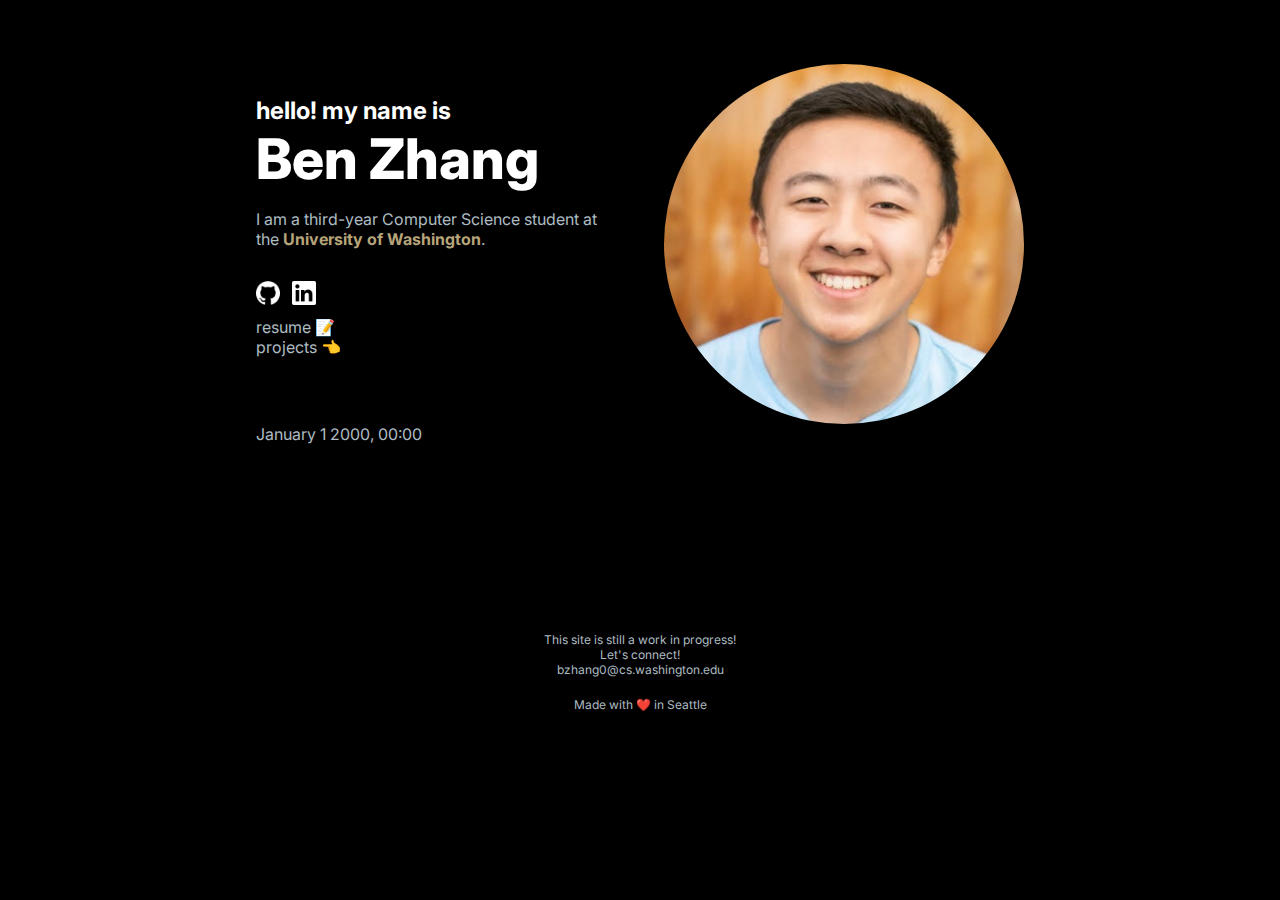
<file: index.html>
<!DOCTYPE html>
<html lang="en">
  <head>
    <meta charset="utf-8">
    <link rel="stylesheet" href="styles.css">
    <link href="https://fonts.googleapis.com/css2?family=Inter:wght@200..900&display=swap" rel="stylesheet">
    <script src="index.js"></script>
    <title>Ben Zhang</title>
  </head>

  <body>
    <header>
      <!-- <nav>
        <ul>
          <li><a href="#">resume</a></li>
          <li><a href="#">projects</a></li>
        </ul>
      </nav> -->
    </header>
    <main>
      <div>
        <div class="title-text">
          <div class="headers">
            <h2>hello! my name is</h2>
            <h1>Ben Zhang</h1>
          </div>
          <div class="description">
            <p>I am a third-year Computer Science student at the <span class="color-uw"><strong>University of Washington</strong></span>.</p>
          </div>
          <div class="socials-icons">
            <a href="https://github.com/bzhang0" target="_blank"><img src="img/GitHub-Mark-Light-120px-plus.png" alt="github link"></a>
            <a href="https://www.linkedin.com/in/bzhang2020/" target="_blank"><img src="img/In-White-128.png" alt="linkedin link"></a>
          </div>
          <div class="other-links">
            <p class="resume"><a href="resources/Zhang_Ben_2024.pdf" target="_blank">resume</a> 📝</p>
            <p class="projects"><a href="projects.html">projects </a> 👈</p>
          </div>
        </div>
        <div class="title-img">
          <img src="img/portrait_square.jpg" alt="picture of me">
        </div>
      </div>
      <div>
        <div id="miscellaneous">
          <p><span id="date">January 1 2000</span>, <span id="time">00:00</span></p>
        </div>
      </div>
    </main>
    <footer>
      <p>This site is still a work in progress!</p>
      <p>Let's connect!</p>
      <a class="email" href="mailto:bzhang0@cs.washington.edu">bzhang0@cs.washington.edu</a>
      <p class="credit">Made with ❤️ in Seattle</p>
    </footer>
  </body>
</html>
</file>
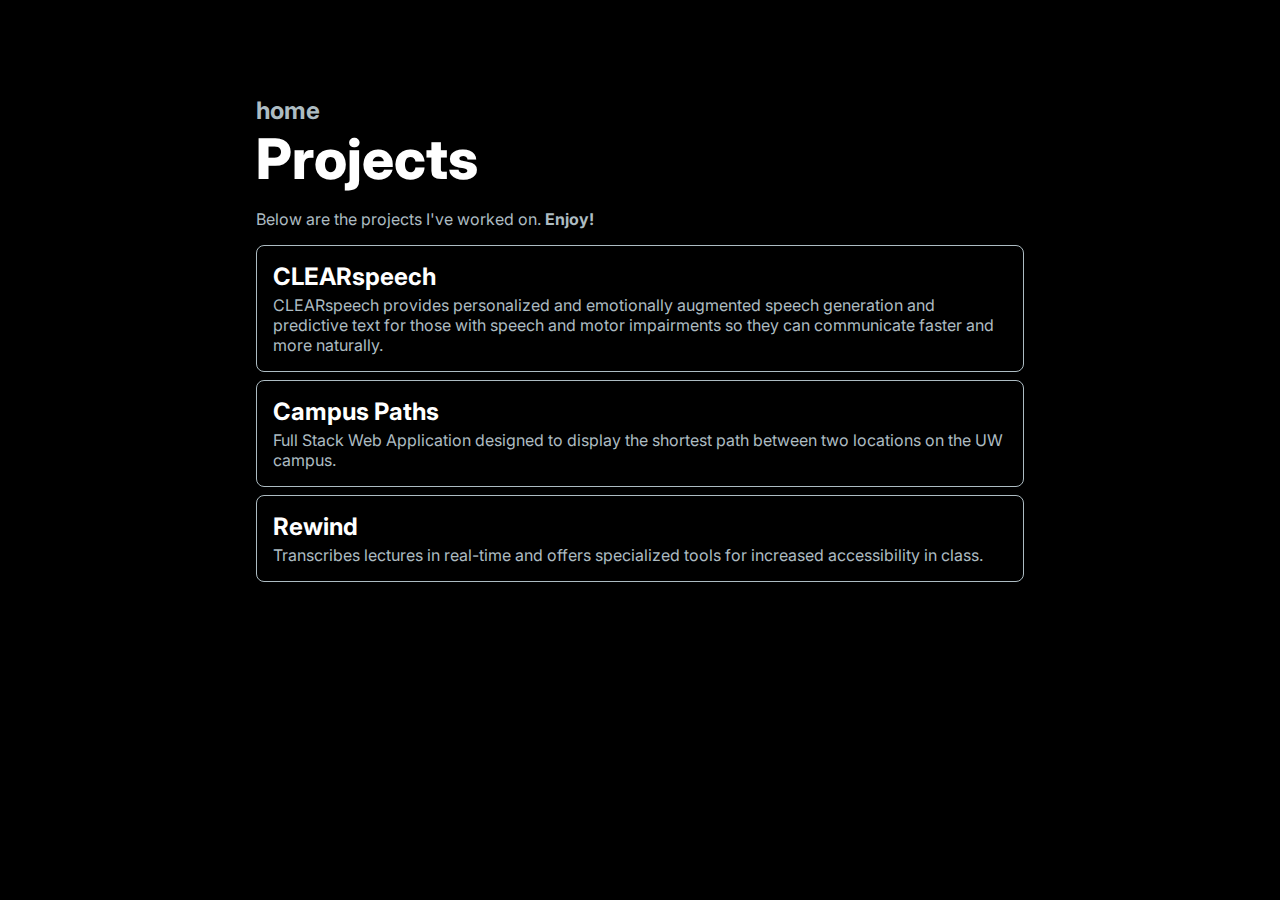
<file: projects.html>
<!DOCTYPE html>
<html lang="en">
  <head>
    <meta charset="utf-8">
    <link rel="stylesheet" href="styles.css">
    <link rel="stylesheet" href="projects.css">
    <link href="https://fonts.googleapis.com/css2?family=Inter:wght@200..900&display=swap" rel="stylesheet">
    <script src="index.js"></script>
    <title>Ben Zhang: My projects</title>
  </head>

  <body>
    <header>
      <!-- <nav>
        <ul>
          <li><a href="#">resume</a></li>
          <li><a href="#">projects</a></li>
        </ul>
      </nav> -->
    </header>
    <main>
      <div>
        <div class="project-text">
          <div class="headers">
            <h2><a href="index.html">home</a></h2>
            <h1>Projects</h1>
          </div>
          <div class="description">
            <p>Below are the projects I've worked on. <strong>Enjoy!</strong></p>
          </div>
        </div>
        <div id="project-list">
          <section id="clearspeech">
            <h2>CLEARspeech</h2>
            <p>CLEARspeech provides personalized and emotionally augmented speech
              generation and predictive text for those with speech and motor
              impairments so they can communicate faster and more naturally. </p>
          </section>
          <section id="campus-paths">
            <h2>Campus Paths</h2>
            <p>Full Stack Web Application designed to display the shortest path
              between two locations on the UW campus.</p>
          </section>
          <section id="rewind">
            <h2>Rewind</h2>
            <p>Transcribes lectures in real-time and offers specialized tools for
              increased accessibility in class.</p>
          </section>
        </div>
      </div>
    </main>
    <!-- <footer>
      <p>Let's connect!</p>
      <a class="email" href="mailto:bzhang0@cs.washington.edu">bzhang0@cs.washington.edu</a>
      <p class="credit">Made with ❤️ in Seattle</p>
    </footer> -->
  </body>
</html>
</file>
<file: styles.css>
/*
  font-family: 'Inconsolata', monospace;
  font-family: 'Lato', sans-serif;
  font-family: 'Roboto Mono', monospace;

  dark theme: 185, 198, 203
  light theme: 87, 109, 117
*/

html {
  min-height: 100vh;
}

body {
  font-family: "Inter", sans-serif;
  font-weight: 400;
  background-color: black;
  justify-content: center;
}

body, a:link, a:visited {
  color: rgb(173, 188, 194);
}

body, p {
  margin: 0px;
}

header {
  display: flex;
  flex-direction: row;
  justify-content: center;
  margin: 2rem 1rem 2rem 1rem;
}

main > div {
  display: flex;
  flex-direction: row;
  justify-content: center;
  flex-wrap: wrap;
}

.headers {
  padding: 2rem 0px 0px 0px;
}

h1 {
  font-weight: 800;
  font-size: 3.5rem;
  margin: 0px;
}

h2 {
  font-weight: 700;
  font-size: 1.5rem;
  margin: 0px;
}

h1, h2 {
  color: white;
}

.description {
  padding: 1rem 0px 1rem 0px;
  word-wrap: break-word;
}

.socials-icons {
  padding: 1rem 0px 0px 0px;
}

.other-links {
  padding: 0.5rem 0px 0px 0px;
}

a {
  text-decoration: none;
}

a:hover {
  text-decoration: underline;
}

main > div > div {
  min-width: 22.5rem;
  max-width: 22.5rem;
  height: 22.5rem;

  padding-left: 1.5rem;
  padding-right: 1.5rem;
}

#miscellaneous {
  height: 10rem;
}

.title-img img {
  border-radius: 50%;
  width: 100%;
}

.socials-icons img {
  width: 1.5rem;
  padding-right: 0.5rem;
}

.color-uw {
  color: #b7a57a;
}

footer {
  font-size: 9pt;
  margin-top: 3rem;
  text-align: center;
}

.credit {
  margin-top: 1.25rem;
}

li {
  display: inline-block;
}

#miscellaneous {
  min-width: calc(48rem);
  max-width: calc(48rem);
}
</file>
<file: projects.css>
main > div {
  flex-direction: column;
  align-items: center;
}

main > div > div {
  height: fit-content;
  min-width: calc(48rem);
  max-width: calc(48rem);
}

#project-list > section {
  border: 1pt solid rgb(173, 188, 194);
  border-radius: 0.5rem;
  padding: 1rem;
  margin-bottom: 0.5rem;
}

#project-list > section:hover {
  transition-duration: 0.3s;

  background-color: rgb(36, 36, 36);
}

section > h2 {
  margin-bottom: 0.25rem;
}
</file>
